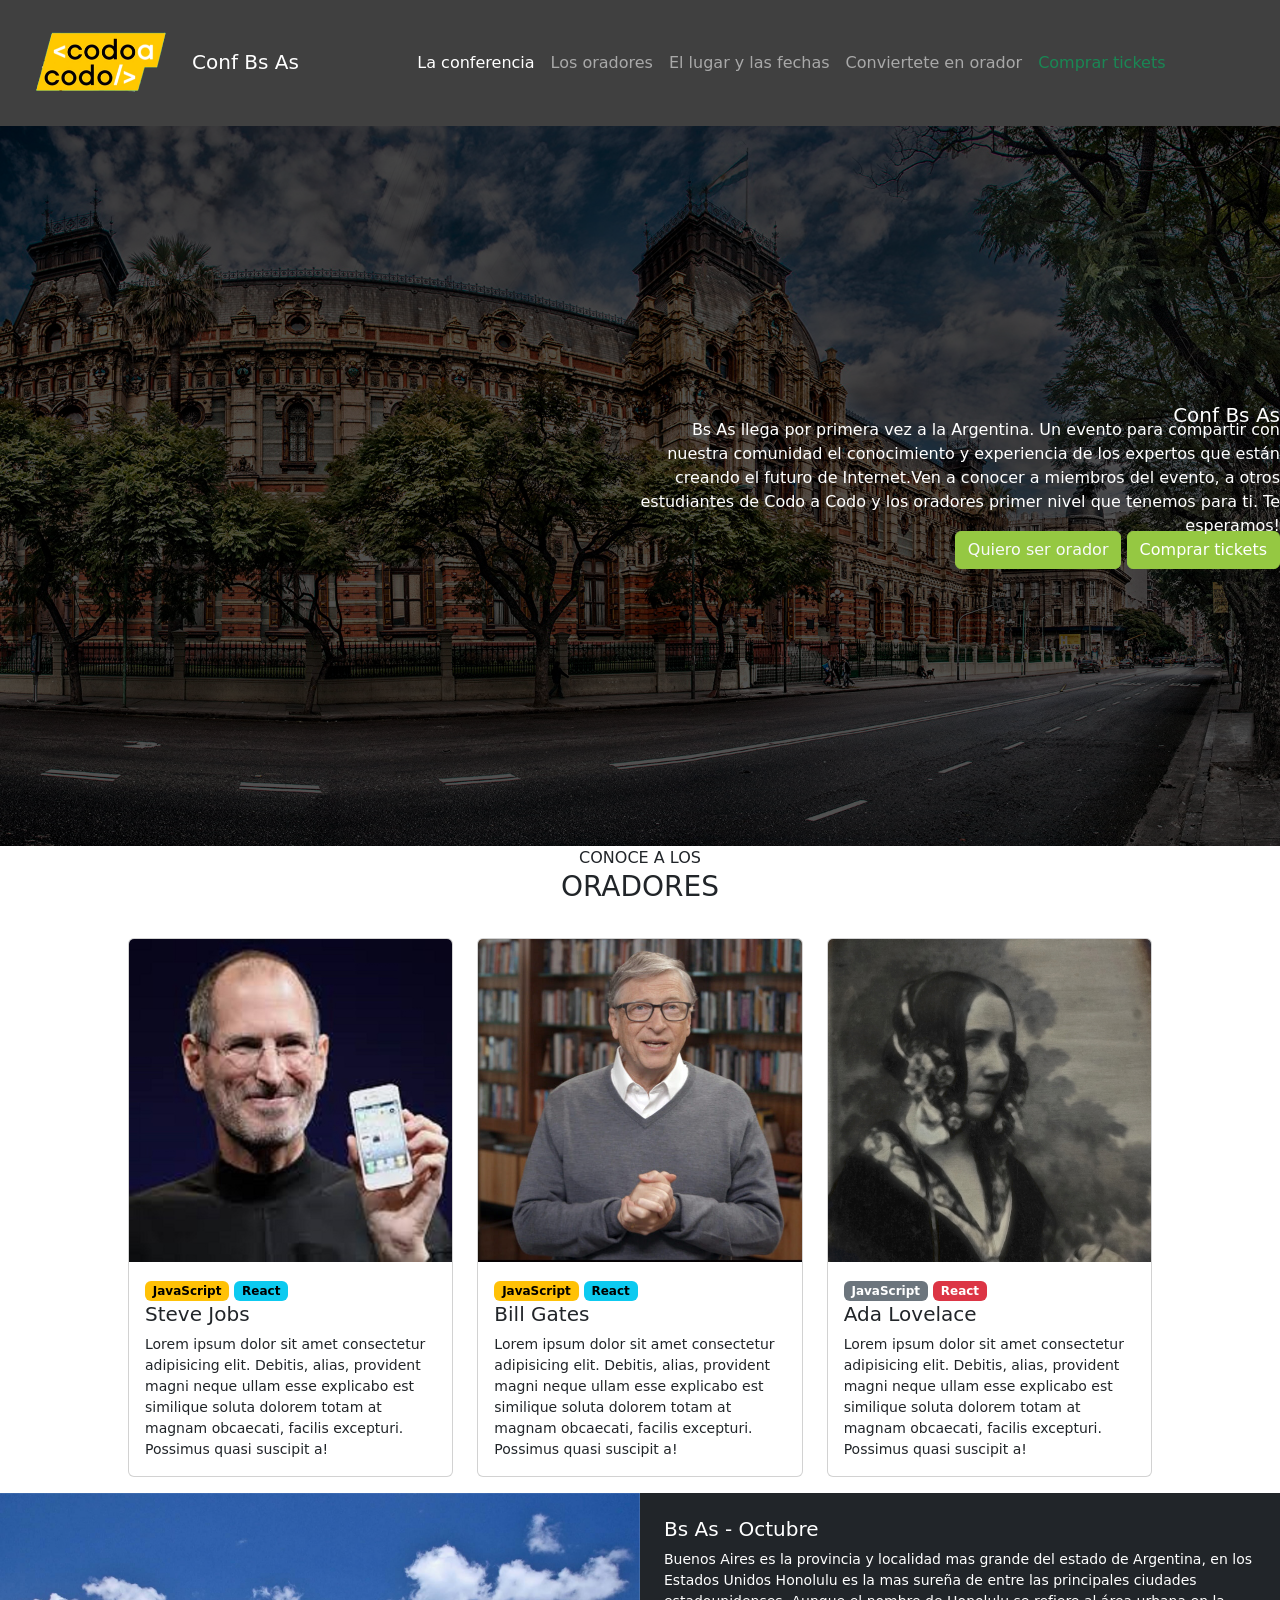
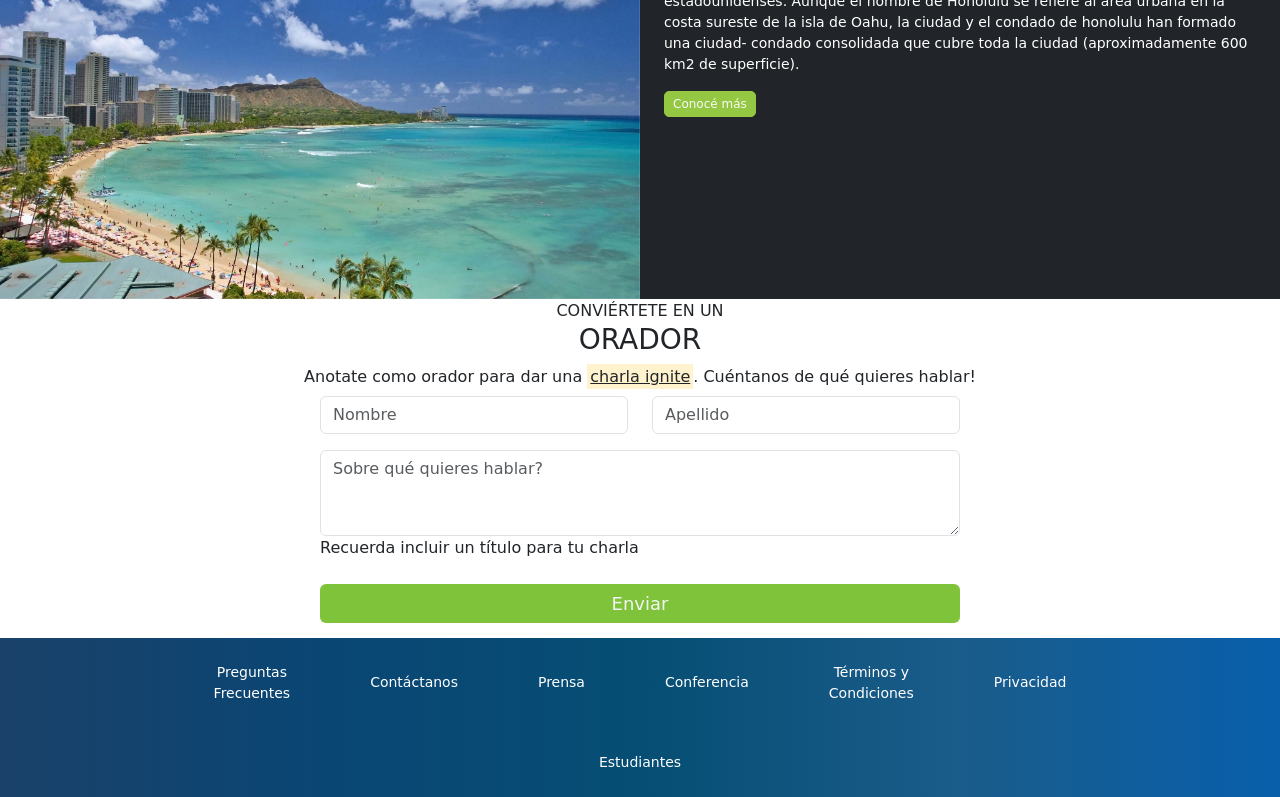
<file: index.html>
<!DOCTYPE html>
<html lang="es">
<head>
    <meta charset="UTF-8">
    <meta http-equiv="X-UA-Compatible" content="IE=edge">
    <meta name="viewport" content="width=device-width, initial-scale=1.0">
    <link rel="stylesheet" href="css/estilos.css">
    <link rel="shortcut icon" href="img/codoacodo.png" type="image/x-icon">
    <link href="https://cdn.jsdelivr.net/npm/bootstrap@5.3.0-alpha3/dist/css/bootstrap.min.css" rel="stylesheet" integrity="sha384-KK94CHFLLe+nY2dmCWGMq91rCGa5gtU4mk92HdvYe+M/SXH301p5ILy+dN9+nJOZ" crossorigin="anonymous">
    <title>Conf Bs As Comisión 23545</title>
</head>
<body>
      <header>
        <nav class="navbar navbar-expand-lg navbar-dark bg-black bg-opacity-75">
            <button class="navbar-toggler" type="button" name="button" data-bs-toggle="collapse" data-bs-target="#opcion">
            <span class="navbar-toggler-icon">  </span>
            </button>
            <div class="container-fluid">
                      <a class="navbar-brand" href="#">
                            <img src="img/codoacodo.png" alt="" width="180" height="100">Conf Bs As
                      </a>
                <div class="collapse navbar-collapse" id="navbarSupportedContent">
                    <div class="collapse navbar-collapse" id="opcion">  
                      <ul class="navbar-nav mx-auto mb-2 mb-lg-0 ">
                        <li class="nav-item">
                          <a class="nav-link active" aria-current="page" href="#">La conferencia</a>
                        </li>
                        <li class="nav-item">
                          <a class="nav-link" href="#">Los oradores</a>
                        </li>
                        <li class="nav-item">
                          <a class="nav-link" href="#">El lugar y las fechas</a>
                        </li>
                        <li class="nav-item">
                          <a class="nav-link" href="#Oradores">Conviertete en orador</a>
                        </li>
                        <li class="nav-item">
                          <a class="nav-link active text-success" href="Boleto.html">Comprar tickets</a>
                        </li>
                      </ul>
                    </div>  
                </div>
            </div>
        </nav>
    </header> 
    <div id="carouselExample" class="carousel slide card-sombreado" data-bs-ride="carousel">
        <div class="carousel-inner">
            <div class="carousel-item active">
                <img src="img/ba1.jpg" class="d-block w-100" alt="Buenos Aires">
            </div>
            <div class="carousel-item">
                <img src="img/ba2.jpg" class="d-block w-100" alt="Buenos Aires">
            </div>
            <div class="carousel-item">
                <img src="img/ba3.jpg" class="d-block w-100" alt="Obelisco">
            </div>
        </div>
            <div class="card-img-overlay h-100 d-flex flex-column justify-content-center text-end">
                <h5 class="text-white ">Conf Bs As </h5>
                <p  class="text-white w-50 position-absolute end-0 col-md-8">
                Bs As llega por primera vez a la Argentina. Un evento para compartir con
                nuestra comunidad el conocimiento y experiencia de los expertos que 
                están creando el futuro de Internet.Ven a conocer a miembros del
                evento, a otros estudiantes de Codo a Codo y los oradores primer
                nivel que tenemos para ti. 
                Te esperamos!
                </p>
            <div>
                <br><br><br><br>
                    <button type="button" class="btn btn-outline-light">Quiero ser orador</button>
                    <button type="button" class="btn btn-success" onclick="location.href='Boleto.html'">
                        Comprar tickets
                    </button>
                </div>
            </div>
    </div>    
    <div class="text-center">
        <h8>CONOCE A LOS</h8> 
        <h3>ORADORES</h3>
    </div>
    <section id="#oradores">
    <div class="container-oradores">
        <div class="row">
            <div class="col-lg-4">
                <div class="card">
                    <img src="img/steves.jpg" class="card-img-top" alt="Steve">
                    <div class="card-body">
                        <div class="badges">
                        <span class="badge text-bg-warning">JavaScript</span>
                        <span class="badge text-bg-info">React</span>
                        </div>
                        <h5 class="card-title">Steve Jobs</h5>
                        <p class="card-text">Lorem ipsum dolor sit amet consectetur adipisicing elit. Debitis, alias, provident magni neque ullam esse explicabo est similique soluta dolorem totam at magnam obcaecati, facilis excepturi. Possimus quasi suscipit a!</p>
                    </div>
                </div>
            </div> 
            <div class="card-oradores col-lg-4">
                <div class="card">
                <img src="img/bill.jpg" class="card-img-top" alt="Bill Gates">
                    <div class="card-body">
                        <div class="badges">
                            <span class="badge text-bg-warning">JavaScript</span>
                            <span class="badge text-bg-info">React</span>
                        </div>
                        <h5 class="card-title">Bill Gates</h5>
                        <p class="card-text">Lorem ipsum dolor sit amet consectetur adipisicing elit. Debitis, alias, provident magni neque ullam esse explicabo est similique soluta dolorem totam at magnam obcaecati, facilis excepturi. Possimus quasi suscipit a!</p>
                    </div>
                </div>
            </div>  
            <div class="card-oradores col-lg-4">
                <div class="card">
                <img src="img/ada.jpeg" class="card-img-top" alt="Ada Lovelace">
                    <div class="card-body">
                        <div class="badges">
                            <span class="badge text-bg-secondary">JavaScript</span>
                            <span class="badge text-bg-danger">React</span>
                        </div>
                        <h5 class="card-title">Ada Lovelace</h5>
                        <p class="card-text">Lorem ipsum dolor sit amet consectetur adipisicing elit. Debitis, alias, provident magni neque ullam esse explicabo est similique soluta dolorem totam at magnam obcaecati, facilis excepturi. Possimus quasi suscipit a!</p>
                    </div>
                </div>
            </div>  
        </div>    
    </div>
    </section>
    <div class="card-honolulu">
        <div class="row g-0">
            <div class="col-lg-6 d-flex">
                <div id="carouselExampleSlidesOnly" class="carousel slide" data-bs-ride="carousel">
                    <div class="carousel-inner">
                        <div class="carousel-item active">
                            <img src="img/honolulu.jpg" class="d-block w-100" alt="Honolulu">
                        </div>
                        <div class="carousel-item">
                            <img src="img/hawaii.jpg" class="d-block w-100" alt="">
                        </div>
                        <div class="carousel-item">
                            <img src="img/hawaii2.jpg" class="d-block w-100" alt="">
                        </div>
                        <div class="carousel-item">
                            <img src="img/hawaii3.jpg" class="d-block w-100" alt="">
                        </div>
                    </div>
                </div>
            </div>
            <div class="col-lg-6 d-flex p-4 bg-dark honolulu-text">
                <div>
                    <h5>Bs As - Octubre</h5>
                    <p>
                    Buenos Aires es la provincia y localidad mas grande del estado de Argentina, en los Estados Unidos Honolulu
                    es la mas sureña de entre las principales ciudades estadounidenses. Aunque el nombre de Honolulu se refiere al 
                    área urbana en la costa sureste de la isla de Oahu, la ciudad y el condado de honolulu han formado una ciudad-
                    condado consolidada que cubre toda la ciudad (aproximadamente 600 km2 de superficie).
                    </p>
                    <button type="button" class="btn btn-outline-light">Conocé más</button>    
                </div>
            </div>
        </div>
    </div>
    <div class=" text-center">
        <h8>CONVIÉRTETE EN UN</h8> 
        <H3>ORADOR</H3>
        <div class="text-center">Anotate como orador para dar una <u class="mark">charla ignite</u>. Cuéntanos de
            qué quieres hablar!</div>
    </div>
    <form action="" class="formulario">
        <div>    
            <div class="row">
                <div class="col">
                    <input type="text" class="form-control" placeholder="Nombre" aria-label="Nombre" required>
                </div>
                <div class="col">
                    <input type="text" class="form-control" placeholder="Apellido" aria-label="Apellido" required>
                </div>
                <div class="mb-4 pt-3">
                    <textarea class="form-control" placeholder="Sobre qué quieres hablar?" rows="3"></textarea>
                    <label for="textarea" required>Recuerda incluir un título para tu charla</label>
                </div>
                <div>
                    <button type="submit" class="btn btn-success">Enviar</button>
                </div>         
            </div>
        </div>
    </form>
    <footer>   
        <div class="footer-lista justify-content-center align-items-center">
            <a class="nav-link footer-link text-center" href="#">Preguntas<br>Frecuentes</a>
            <a class="nav-link footer-link text-center" href="#">Contáctanos</a>
            <a class="nav-link footer-link text-center" href="#">Prensa</a>
            <a class="nav-link footer-link text-center" href="#">Conferencia</a>                        
            <a class="nav-link footer-link text-center" href="#">Términos y <br> Condiciones</a>
            <a class="nav-link footer-link text-center" href="#">Privacidad</a>
            <a class="nav-link footer-link text-center" href="#">Estudiantes</a>
        </div> 
    </footer>   
</body>
</html>
</file>
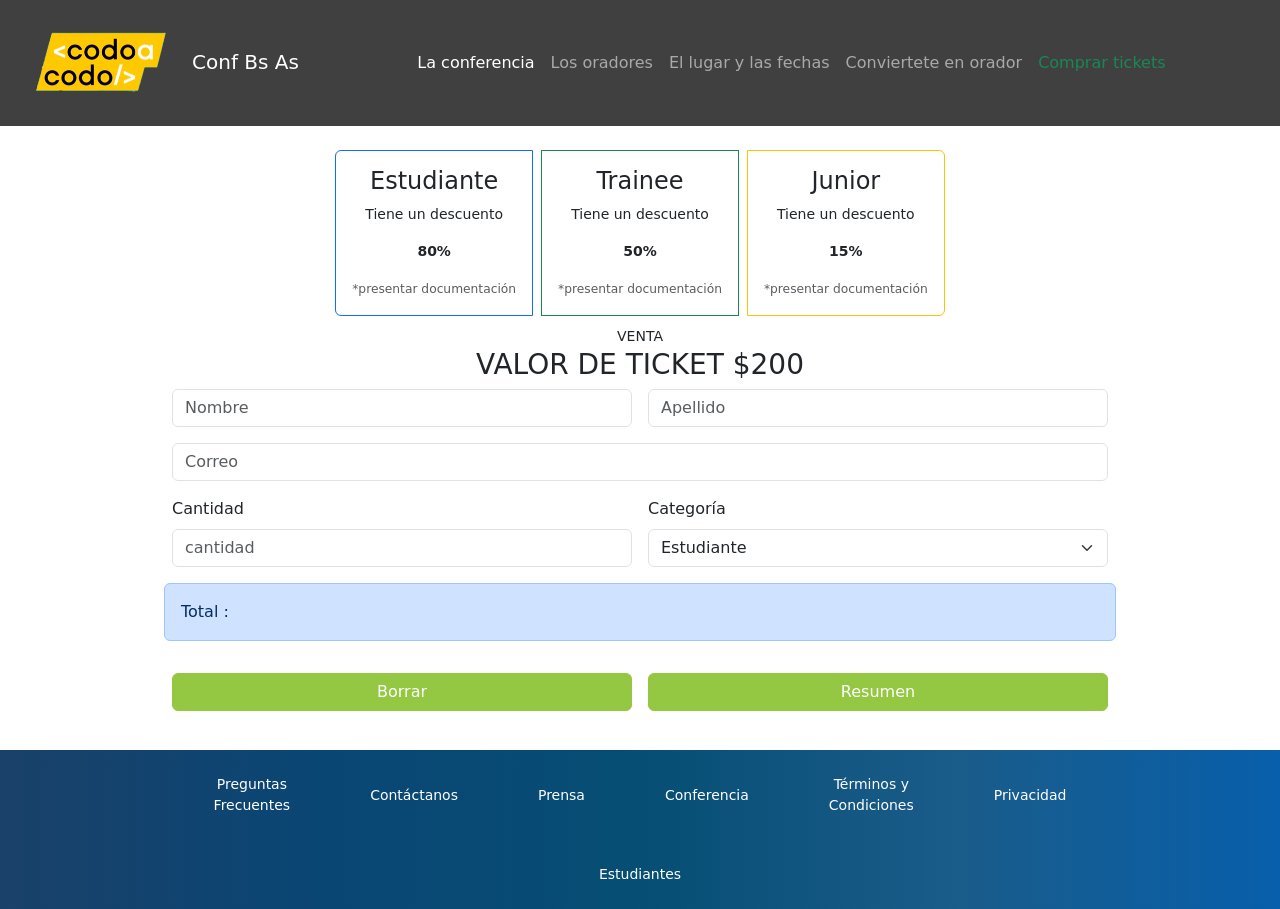
<file: Boleto.html>
<!DOCTYPE html>
<html lang="es">

<head>
  <meta charset="UTF-8">
  <meta http-equiv="X-UA-Compatible" content="IE=edge">
  <meta name="viewport" content="width=device-width, initial-scale=1.0">
  <link rel="stylesheet" href="css/estilos.css">
  <link rel="shortcut icon" href="img/codoacodo.png" type="image/x-icon">
  <link href="https://cdn.jsdelivr.net/npm/bootstrap@5.3.0-alpha3/dist/css/bootstrap.min.css" rel="stylesheet"
    integrity="sha384-KK94CHFLLe+nY2dmCWGMq91rCGa5gtU4mk92HdvYe+M/SXH301p5ILy+dN9+nJOZ" crossorigin="anonymous">
  <title>Conf Bs As Comisión 23545</title>
</head>

<body>
  <header>
    <nav class="navbar navbar-expand-lg navbar-dark bg-black bg-opacity-75">
      <button class="navbar-toggler" type="button" name="button" data-bs-toggle="collapse" data-bs-target="#opcion">
        <span class="navbar-toggler-icon"> </span>
      </button>
      <div class="container-fluid">
        <a class="navbar-brand" href="#">
          <img src="img/codoacodo.png" alt="" width="180" height="100">Conf Bs As
        </a>
        <div class="collapse navbar-collapse" id="navbarSupportedContent">
          <div class="collapse navbar-collapse" id="opcion">
            <ul class="navbar-nav mx-auto mb-2 mb-lg-0 ">
              <li class="nav-item">
                <a class="nav-link active" aria-current="page" href="#">La conferencia</a>
              </li>
              <li class="nav-item">
                <a class="nav-link" href="#">Los oradores</a>
              </li>
              <li class="nav-item">
                <a class="nav-link" href="#">El lugar y las fechas</a>
              </li>
              <li class="nav-item">
                <a class="nav-link" href="#Oradores">Conviertete en orador</a>
              </li>
              <li class="nav-item">
                <a class="nav-link active text-success" href="#">Comprar tickets</a>
              </li>
            </ul>
          </div>
        </div>
      </div>
    </nav>
  </header>
  <main>
    <br>
    <div class="container fluid d-flex justify-content-center ">
      <div class="card-group ">
        <div class="card border border-primary text-center mx-1">
          <div class="card-body">
            <p class="card-text h4">Estudiante</p>
            <p class="card-text">Tiene un descuento</p>
            <p class="card-text"> <strong>80%</strong></p>
            <p class="card-text text-muted"> <small> *presentar documentación</small></p>
          </div>
        </div>
        <div class="card border border-success text-center mx-1">
          <div class="card-body">
            <p class="card-text h4">Trainee</p>
            <p class="card-text">Tiene un descuento</p>
            <p class="card-text"> <strong>50%</strong></p>
            <p class="card-text text-muted"><small> *presentar documentación</small></p>
          </div>
        </div>
        <div class="card border border-warning text-center mx-1">
          <div class="card-body">
            <p class="card-text h4">Junior</p>
            <p class="card-text">Tiene un descuento</p>
            <p class="card-text"> <strong>15%</strong></p>
            <p class="card-text text-muted"><small> *presentar documentación</small></p>
          </div>
        </div>
      </div>
    </div>
    <!-- Fin Cards descuento  -->


    <div>
      <p class="text-uppercase pt-2 mb-0 text-center">
        <small>venta</small>
      </p>
      <p class="h3 text-uppercase text-center">valor de ticket $200</p>
    </div>
    <div class="container-fluid col-9">
      <form class="row g-3" id="compraEntradas">
        <div class="col-md-6">
          <input type="text" class="form-control" id="nombre" placeholder="Nombre" Required>
        </div>
        <div class="col-md-6">
          <input type="text" class="form-control" id="apellido" placeholder="Apellido" Required>
        </div>
        <div class="col-12">
          <input type="email" class="form-control" id="correo" placeholder="Correo" Required>
        </div>

        <div class="col-md-6">
          <label for="cantidad" class="form-label">Cantidad</label>
          <input type="number" class="form-control" id="cantidad" placeholder="cantidad">
        </div>
        <div class="col-md-6">
          <label for="categoria" class="form-label">Categoría</label>
          <select id="categoria" class="form-select">
            <option selected>Estudiante</option>
            <option>Trainee</option>
            <option>Junior</option>
            <option>General</option>
          </select>
        </div>

        <div class="alert alert-primary " role="alert">
          <p class="mb-0" id="total">Total : </p>
        </div>
        <div class="col">
          <button class="btn btn-success col-sm-12" type="button" id="borra" onclick="recarga();">Borrar</button>
        </div>
        <div class="col">
          <button class="btn btn-success col-sm-12" type="button" id="resumen" onclick="compra();">Resumen</button>
        </div>
    </div>
    </form>
    </div>
    <br>
    <footer>
      <div class="footer-lista justify-content-center align-items-center">
        <a class="nav-link footer-link text-center" href="#">Preguntas<br>Frecuentes</a>
        <a class="nav-link footer-link text-center" href="#">Contáctanos</a>
        <a class="nav-link footer-link text-center" href="#">Prensa</a>
        <a class="nav-link footer-link text-center" href="#">Conferencia</a>
        <a class="nav-link footer-link text-center" href="#">Términos y <br> Condiciones</a>
        <a class="nav-link footer-link text-center" href="#">Privacidad</a>
        <a class="nav-link footer-link text-center" href="#">Estudiantes</a>
      </div>
    </footer>
    <script src="js/Boleto.js"></script>
</body>

</html>
</file>
<file: css/estilos.css>
.card-sombreado img{
    filter: brightness(32%);
}

.card-title1, .card-text1, .btn-outline {
    color: white;
}

.card-text1 {
    font-size: 1rem;
    padding-top: 2rem;
    text-align: justify;
}

.card-title1 {
    font-size: 2rem;
}

.navbar {
    padding: 3rem;        
}

.navbar-collapse {
    align-items: center;
    justify-content: space-between;
}

 .btn-success{
    background: rgb(14, 151, 14) !important;
}

.btn-success:hover{
    border: none;
    background: rgb(9, 72, 9) !important;
}

.container-oradores {
    margin-top: 18px;
    padding: 1rem 8rem;
}

.card-text {
    font-size: 14px;
}

.honolulu-text{
    font-size: 14px;
    color: white;
}

.honolulu-text .btn {
    font-size: 12px;
    padding: 3px 8px;
    border-radius: 5px;
} 

.div-orador{
    font-size: 14px;
}

.text-convocatoria{
    font-size: 13px;
}

.formulario{
    padding-top: 7px;
    margin: 0 auto;
    width: 50%;
}

.texto-area{
    font-size: 12px;
}

.formulario button {
    width: 100%;
    border: none;
    font-size: 18px;
    background-color: #7fc33b !important;
    color: whitesmoke;
}

footer {
    padding-top: 15px;
}

.footer-lista{
    background-image: linear-gradient(to right, #1a4169,
    #0a4674, #064e74, #1a5c8a, #085fab); 
    display: flex;
    justify-content: space-between;
    flex-wrap: wrap;
    padding: 0 6rem;
}

.footer-link{
    color: white !important;
    font-size: 14px !important;
    padding: 1.5rem 2.5rem !important;
}

.swal2-popup {
    width: 50px;
    }

.row-group{
    align-items: center;
    padding: 0 10%;
    justify-content: space-between !important;
}

/* venta de boleto */
.btn {
    /*redefino el color que viene por defecto */
    background-color: #95c842 !important;
    border-color: #95c842 !important;
  }        

/* Responsive */


@media screen and (max-width: 910px) {

    .navbar{
        position: static !important;
    }

    .card-superpuesta img{
        filter: brightness(100%);
    }

    .tarjeta {
        padding-right: 8.5rem !important;
        max-height: 50vh;
        padding-left: 40vw !important;
        font-size: 0.5rem;
    }

    .card-img-overlay {
        padding: 2rem !important;
        position: static !important;
        background-color: black;
    }

    .card-text1 {
        font-size: 1rem;
        padding-top: 0.7rem;
    }
    
    .card-title1 {
        font-size: 1.5rem;
    }

    .formulario{
        padding-top: 5px;
        margin: 0 auto;
        width: 90%;
    }

    .footer-lista{
        padding: 0 2rem;
    }

    .footer-link{
        padding: 1.5rem 1.5rem !important;
    }
}
</file>
